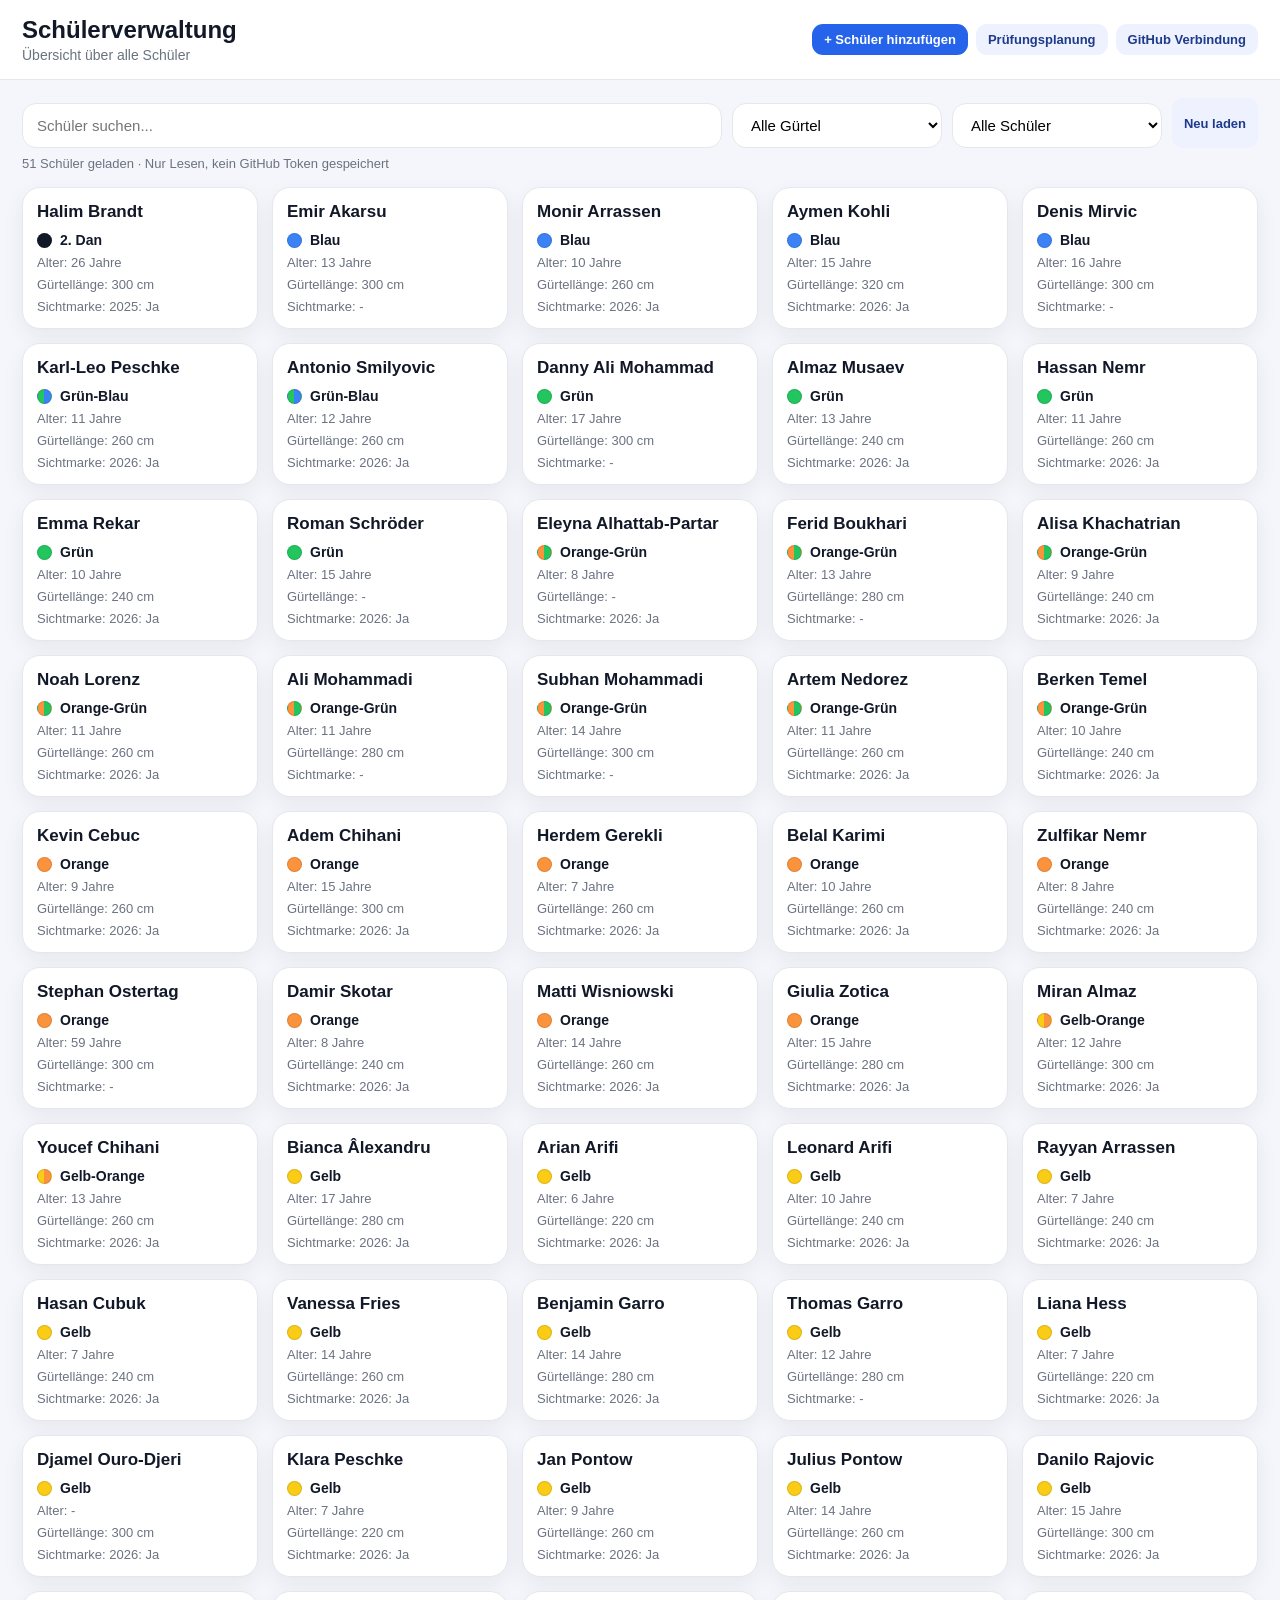
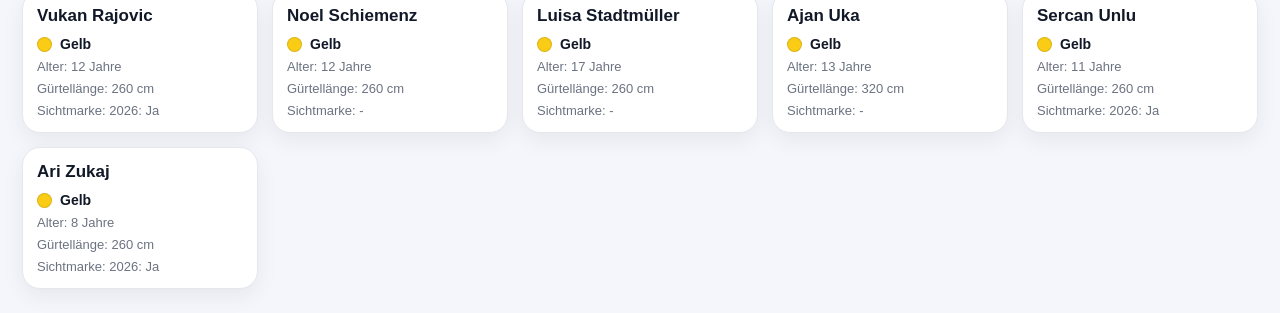
<file: index.html>
<!DOCTYPE html>
<html lang="de">
<head>
  <meta charset="UTF-8">
  <meta name="viewport" content="width=device-width, initial-scale=1.0">
  <title>Schülerverwaltung</title>
  <link rel="stylesheet" href="style.css">
</head>
<body>

<header class="header">
  <div>
    <h1>Schülerverwaltung</h1>
    <p>Übersicht über alle Schüler</p>
  </div>

  <div class="header-actions">
    <button class="primary-btn" onclick="openAddStudent()">+ Schüler hinzufügen</button>
    <a class="button-link secondary-btn" href="pruefungsplanung.html">Prüfungsplanung</a>
    <button class="secondary-btn" onclick="openSettings()">GitHub Verbindung</button>
  </div>
</header>

<section class="toolbar">
  <input id="searchInput" type="search" placeholder="Schüler suchen...">

  <select id="beltFilter">
    <option value="">Alle Gürtel</option>
    <option value="Weiß">Weiß</option>
    <option value="Gelb">Gelb</option>
    <option value="Gelb-Orange">Gelb-Orange</option>
    <option value="Orange">Orange</option>
    <option value="Orange-Grün">Orange-Grün</option>
    <option value="Grün">Grün</option>
    <option value="Grün-Blau">Grün-Blau</option>
    <option value="Blau">Blau</option>
    <option value="Blau-Braun">Blau-Braun</option>
    <option value="Braun">Braun</option>
    <option value="Braun-Schwarz">Braun-Schwarz</option>
    <option value="Schwarz">Schwarz</option>
    <option value="1. Dan">1. Dan</option>
    <option value="2. Dan">2. Dan</option>
    <option value="3. Dan">3. Dan</option>
    <option value="4. Dan">4. Dan</option>
    <option value="5. Dan">5. Dan</option>
    <option value="6. Dan">6. Dan</option>
    <option value="7. Dan">7. Dan</option>
    <option value="8. Dan">8. Dan</option>
  </select>

  <select id="planningFilter">
    <option value="">Alle Schüler</option>
    <option value="planned">Nur Prüfungsplanung</option>
  </select>

  <button class="secondary-btn" onclick="loadStudents()">Neu laden</button>
</section>

<section class="status">
  <span id="statusText">Nicht verbunden</span>
</section>

<main>
  <div id="studentsList" class="students-grid"></div>
</main>

<div id="studentModal" class="modal hidden">
  <div class="modal-box">

    <div class="modal-header">
      <h2 id="studentModalTitle">Schüler</h2>
      <button class="close-btn" onclick="closeStudentModal()">×</button>
    </div>

    <form id="studentForm">
      <input type="hidden" id="studentId">

      <div class="two-columns">
        <label>
          Vorname
          <input id="firstName" type="text" required>
        </label>

        <label>
          Nachname
          <input id="lastName" type="text" required>
        </label>
      </div>

      <div class="two-columns">
        <label>
          Geburtstag
          <input id="birthday" type="date">
        </label>

        <label>
          Aktueller Gürtel
          <select id="belt">
            <option value="Weiß">Weiß</option>
            <option value="Gelb">Gelb</option>
            <option value="Gelb-Orange">Gelb-Orange</option>
            <option value="Orange">Orange</option>
            <option value="Orange-Grün">Orange-Grün</option>
            <option value="Grün">Grün</option>
            <option value="Grün-Blau">Grün-Blau</option>
            <option value="Blau">Blau</option>
            <option value="Blau-Braun">Blau-Braun</option>
            <option value="Braun">Braun</option>
            <option value="Braun-Schwarz">Braun-Schwarz</option>
            <option value="Schwarz">Schwarz</option>
            <option value="1. Dan">1. Dan</option>
            <option value="2. Dan">2. Dan</option>
            <option value="3. Dan">3. Dan</option>
            <option value="4. Dan">4. Dan</option>
            <option value="5. Dan">5. Dan</option>
            <option value="6. Dan">6. Dan</option>
            <option value="7. Dan">7. Dan</option>
            <option value="8. Dan">8. Dan</option>
          </select>
        </label>
      </div>

      <label>
        Gürtellänge
        <select id="beltSize">
          <option value="">Nicht angegeben</option>
          <option value="180 cm">180 cm</option>
          <option value="200 cm">200 cm</option>
          <option value="220 cm">220 cm</option>
          <option value="240 cm">240 cm</option>
          <option value="260 cm">260 cm</option>
          <option value="280 cm">280 cm</option>
          <option value="300 cm">300 cm</option>
          <option value="320 cm">320 cm</option>
          <option value="340 cm">340 cm</option>
        </select>
      </label>

      <label>
        Notizen
        <textarea id="notes" rows="2"></textarea>
      </label>

      <label class="checkbox-line">
        <input id="plannedExam" type="checkbox">
        Für nächste Prüfung einplanen
      </label>

      <div class="form-actions">
        <button class="primary-btn" type="submit">Speichern</button>
        <button class="secondary-btn" type="button" onclick="closeStudentModal()">Abbrechen</button>
        <button id="deleteStudentBtn" class="danger-btn hidden" type="button" onclick="deleteCurrentStudent()">Schüler löschen</button>
      </div>
    </form>

    <div id="detailsArea" class="history-area hidden">
      <hr>

      <div class="section-title">
        <h3>Jahressichtmarken</h3>
        <button class="secondary-btn" onclick="openStampForm()">+ Sichtmarke</button>
      </div>

      <div id="stampFormArea" class="exam-form hidden">
        <div class="two-columns">
          <label>
            Jahr
            <input id="stampYear" type="number" min="2000" max="2100" placeholder="2026">
          </label>

          <label>
            Vorhanden
            <select id="stampStatus">
              <option value="ja">Ja</option>
              <option value="nein">Nein</option>
            </select>
          </label>
        </div>

        <div class="form-actions">
          <button class="primary-btn" type="button" onclick="saveStamp()">Sichtmarke speichern</button>
          <button class="secondary-btn" type="button" onclick="closeStampForm()">Abbrechen</button>
        </div>
      </div>

      <div id="stampList" class="exam-list"></div>

      <hr>

      <div class="section-title">
        <h3>Gürtel / Prüfungsverlauf</h3>
        <button class="secondary-btn" onclick="openExamForm()">+ Eintrag hinzufügen</button>
      </div>

      <div id="examFormArea" class="exam-form hidden">
        <div class="two-columns">
          <label>
            Datum
            <input id="examDate" type="date">
          </label>

          <label>
            Erreichter Gürtel
            <select id="examBelt">
              <option value="Weiß">Weiß</option>
              <option value="Gelb">Gelb</option>
              <option value="Gelb-Orange">Gelb-Orange</option>
              <option value="Orange">Orange</option>
              <option value="Orange-Grün">Orange-Grün</option>
              <option value="Grün">Grün</option>
              <option value="Grün-Blau">Grün-Blau</option>
              <option value="Blau">Blau</option>
              <option value="Blau-Braun">Blau-Braun</option>
              <option value="Braun">Braun</option>
              <option value="Braun-Schwarz">Braun-Schwarz</option>
              <option value="Schwarz">Schwarz</option>
              <option value="1. Dan">1. Dan</option>
              <option value="2. Dan">2. Dan</option>
              <option value="3. Dan">3. Dan</option>
              <option value="4. Dan">4. Dan</option>
              <option value="5. Dan">5. Dan</option>
              <option value="6. Dan">6. Dan</option>
              <option value="7. Dan">7. Dan</option>
              <option value="8. Dan">8. Dan</option>
            </select>
          </label>
        </div>

        <label>
          Notiz
          <input id="examNote" type="text" placeholder="z. B. Prüfung bestanden">
        </label>

        <div class="form-actions">
          <button class="primary-btn" type="button" onclick="saveExam()">Eintrag speichern</button>
          <button class="secondary-btn" type="button" onclick="closeExamForm()">Abbrechen</button>
        </div>
      </div>

      <div id="examList" class="exam-list"></div>
    </div>

  </div>
</div>

<div id="settingsModal" class="modal hidden">
  <div class="modal-box small-modal">

    <div class="modal-header">
      <h2>GitHub Verbindung</h2>
      <button class="close-btn" onclick="closeSettings()">×</button>
    </div>

    <label>
      GitHub Benutzername
      <input id="ownerInput" type="text" placeholder="deinname">
    </label>

    <label>
      Repository Name
      <input id="repoInput" type="text" placeholder="repository-name">
    </label>

    <label>
      Branch
      <input id="branchInput" type="text" value="main">
    </label>

    <label>
      GitHub Token
      <input id="tokenInput" type="password" placeholder="github_pat_...">
    </label>

    <p class="hint">
      Der Token wird nur in diesem Browser gespeichert.
    </p>

    <div class="form-actions">
      <button class="primary-btn" onclick="saveSettings()">Verbindung speichern</button>
      <button class="secondary-btn" onclick="closeSettings()">Schließen</button>
    </div>

  </div>
</div>

<script src="script.js"></script>
</body>
</html>
</file>
<file: style.css>
* {
  box-sizing: border-box;
}

:root {
  --bg: #f4f6fb;
  --card: #ffffff;
  --text: #111827;
  --muted: #6b7280;
  --border: #e5e7eb;
  --primary: #2563eb;
  --primary-dark: #1d4ed8;
  --danger: #dc2626;
  --danger-light: #fee2e2;
  --shadow: 0 8px 22px rgba(15, 23, 42, 0.06);
}

body {
  margin: 0;
  font-family: Arial, Helvetica, sans-serif;
  background: var(--bg);
  color: var(--text);
}

.header {
  background: var(--card);
  border-bottom: 1px solid var(--border);
  padding: 16px 22px;
  display: flex;
  justify-content: space-between;
  gap: 14px;
  align-items: center;
  position: sticky;
  top: 0;
  z-index: 20;
}

.header h1 {
  margin: 0;
  font-size: 24px;
}

.header p {
  margin: 3px 0 0;
  color: var(--muted);
  font-size: 14px;
}

.header-actions {
  display: flex;
  gap: 8px;
  flex-wrap: wrap;
}

.toolbar {
  display: grid;
  grid-template-columns: 1fr 210px 210px auto;
  gap: 10px;
  padding: 18px 22px 8px;
}

.toolbar input,
.toolbar select {
  padding: 12px 14px;
  border: 1px solid var(--border);
  border-radius: 14px;
  font-size: 15px;
  background: white;
}

.status {
  padding: 0 22px 8px;
  color: var(--muted);
  font-size: 13px;
}

main {
  padding: 8px 22px 24px;
}

.students-grid {
  display: grid;
  grid-template-columns: repeat(auto-fill, minmax(220px, 1fr));
  gap: 14px;
}

.student-card {
  background: var(--card);
  border: 1px solid var(--border);
  border-radius: 18px;
  padding: 14px;
  box-shadow: var(--shadow);
  cursor: pointer;
  transition: 0.18s ease;
}

.student-card:hover {
  transform: translateY(-2px);
  border-color: #c7d2fe;
}

.student-name {
  font-size: 17px;
  font-weight: 800;
  margin-bottom: 10px;
}

.student-info {
  color: var(--muted);
  font-size: 13px;
  margin-top: 7px;
}

.belt-row {
  display: flex;
  align-items: center;
  gap: 8px;
  margin-bottom: 7px;
}

.center-belt {
  justify-content: center;
}

.belt-dot {
  width: 15px;
  height: 15px;
  border-radius: 999px;
  border: 1px solid rgba(0,0,0,0.12);
  flex: 0 0 auto;
}

.belt-text {
  font-weight: 700;
  font-size: 14px;
}

.planned-badge {
  display: inline-block;
  background: #dcfce7;
  color: #166534;
  border-radius: 999px;
  padding: 4px 8px;
  font-size: 11px;
  font-weight: 800;
  margin-top: 9px;
}

button,
.button-link {
  border: 0;
  border-radius: 11px;
  padding: 8px 12px;
  font-weight: 700;
  cursor: pointer;
  font-size: 13px;
  text-decoration: none;
  display: inline-flex;
  align-items: center;
  justify-content: center;
}

.primary-btn {
  background: var(--primary);
  color: white;
}

.primary-btn:hover {
  background: var(--primary-dark);
}

.secondary-btn {
  background: #eef2ff;
  color: #1e3a8a;
}

.danger-btn {
  background: var(--danger-light);
  color: var(--danger);
}

.close-btn {
  background: #f3f4f6;
  color: #111827;
  font-size: 18px;
  line-height: 1;
  padding: 7px 11px;
}

.modal {
  position: fixed;
  inset: 0;
  background: rgba(15, 23, 42, 0.58);
  z-index: 100;
  display: flex;
  justify-content: center;
  align-items: center;
  padding: 14px;
}

.hidden {
  display: none !important;
}

.modal-box {
  background: var(--card);
  width: min(820px, 100%);
  max-height: 92vh;
  overflow: auto;
  border-radius: 22px;
  padding: 16px;
  box-shadow: 0 25px 80px rgba(0,0,0,0.25);
}

.small-modal {
  width: min(520px, 100%);
}

.modal-header {
  display: flex;
  justify-content: space-between;
  align-items: center;
  gap: 12px;
  margin-bottom: 14px;
}

.modal-header h2 {
  margin: 0;
  font-size: 24px;
}

label {
  display: block;
  font-weight: 700;
  margin-bottom: 12px;
  font-size: 14px;
}

input,
textarea,
select {
  width: 100%;
  margin-top: 5px;
  padding: 10px 12px;
  border: 1px solid var(--border);
  border-radius: 12px;
  font-size: 14px;
  background: white;
}

textarea {
  resize: vertical;
  min-height: 52px;
  max-height: 110px;
}

.two-columns {
  display: grid;
  grid-template-columns: 1fr 1fr;
  gap: 12px;
}

.form-actions {
  display: flex;
  gap: 8px;
  flex-wrap: wrap;
  margin-top: 6px;
}

.checkbox-line {
  display: flex;
  align-items: center;
  gap: 8px;
  background: #f8fafc;
  border: 1px solid var(--border);
  padding: 10px 12px;
  border-radius: 12px;
}

.checkbox-line input {
  width: auto;
  margin: 0;
}

.history-area {
  margin-top: 10px;
}

hr {
  border: 0;
  border-top: 1px solid var(--border);
  margin: 18px 0;
}

.section-title {
  display: flex;
  justify-content: space-between;
  gap: 10px;
  align-items: center;
  margin-bottom: 10px;
}

.section-title h3 {
  font-size: 18px;
  margin: 0;
}

.exam-form {
  background: #f8fafc;
  border: 1px solid var(--border);
  border-radius: 14px;
  padding: 12px;
  margin-bottom: 12px;
}

.exam-list {
  display: grid;
  gap: 6px;
}

.exam-item {
  background: white;
  border: 1px solid var(--border);
  border-radius: 14px;
  padding: 9px 12px;
  display: flex;
  justify-content: space-between;
  gap: 10px;
  align-items: center;
}

.exam-main {
  display: flex;
  align-items: center;
  gap: 8px;
}

.exam-date {
  color: var(--muted);
  font-size: 13px;
  margin-top: 2px;
}

.exam-note {
  color: var(--muted);
  margin-top: 2px;
  font-size: 13px;
}

.hint {
  color: var(--muted);
  line-height: 1.4;
  font-size: 14px;
}

.empty-state {
  background: white;
  border: 1px dashed var(--border);
  border-radius: 16px;
  padding: 24px;
  color: var(--muted);
  text-align: center;
  grid-column: 1 / -1;
}

.table-page {
  padding: 8px 22px 32px;
}

.table-wrap {
  background: white;
  border: 1px solid var(--border);
  border-radius: 18px;
  box-shadow: var(--shadow);
  overflow: auto;
}

.planning-table {
  width: 100%;
  border-collapse: separate;
  border-spacing: 0;
  min-width: 1250px;
}

.planning-table th {
  background: #f8fafc;
  color: #111827;
  font-weight: 900;
  text-align: center;
  font-size: 14px;
  padding: 12px 10px;
  border-bottom: 1px solid var(--border);
}

.planning-table td {
  background: #ffffff;
  text-align: center;
  vertical-align: middle;
  padding: 10px;
  border-bottom: 1px solid var(--border);
  font-size: 14px;
}

.planning-table tr:hover td {
  background: #f8fafc;
}

.table-input,
.table-select {
  text-align: center;
  font-weight: 700;
  margin: 0;
}

.euro-input {
  width: 95px;
  min-width: 95px;
}

.table-actions {
  display: flex;
  gap: 8px;
  flex-wrap: wrap;
  padding: 16px 22px 8px;
}

.small-remove-btn {
  width: 30px;
  min-width: 30px;
  height: 30px;
  padding: 0;
  border-radius: 9px;
  font-size: 18px;
  line-height: 1;
}

.status-ok {
  background: #dcfce7;
  color: #166534;
  padding: 5px 10px;
  border-radius: 999px;
  font-size: 12px;
  font-weight: 800;
  display: inline-block;
}

.status-bad {
  background: #fee2e2;
  color: #991b1b;
  padding: 5px 10px;
  border-radius: 999px;
  font-size: 12px;
  font-weight: 800;
  display: inline-block;
}

.status-neutral {
  background: #eef2ff;
  color: #1e3a8a;
  padding: 5px 10px;
  border-radius: 999px;
  font-size: 12px;
  font-weight: 800;
  display: inline-block;
}

.belt-white { background: #ffffff; }
.belt-yellow { background: #facc15; }
.belt-orange { background: #fb923c; }
.belt-green { background: #22c55e; }
.belt-blue { background: #3b82f6; }
.belt-brown { background: #92400e; }
.belt-black { background: #111827; }

.belt-yellow-orange {
  background: linear-gradient(90deg, #facc15 50%, #fb923c 50%);
}

.belt-orange-green {
  background: linear-gradient(90deg, #fb923c 50%, #22c55e 50%);
}

.belt-green-blue {
  background: linear-gradient(90deg, #22c55e 50%, #3b82f6 50%);
}

.belt-blue-brown {
  background: linear-gradient(90deg, #3b82f6 50%, #92400e 50%);
}

.belt-brown-black {
  background: linear-gradient(90deg, #92400e 50%, #111827 50%);
}

@media print {
  .header,
  .toolbar,
  .status,
  .table-actions {
    display: none !important;
  }

  body {
    background: white;
  }

  .table-page {
    padding: 0;
  }

  .table-wrap {
    box-shadow: none;
    border: 0;
    overflow: visible;
  }

  .planning-table {
    min-width: 0;
  }

  .planning-table th,
  .planning-table td {
    font-size: 11px;
    padding: 5px;
  }
}

@media (max-width: 900px) {
  .toolbar {
    grid-template-columns: 1fr 1fr;
  }
}

@media (max-width: 720px) {
  .header {
    flex-direction: column;
    align-items: stretch;
    padding: 16px;
  }

  .header-actions {
    flex-direction: column;
  }

  .toolbar {
    grid-template-columns: 1fr;
    padding: 16px;
  }

  .status {
    padding: 0 16px 8px;
  }

  main {
    padding: 8px 16px 20px;
  }

  .students-grid {
    grid-template-columns: 1fr;
  }

  .two-columns {
    grid-template-columns: 1fr;
  }

  .section-title {
    flex-direction: column;
    align-items: stretch;
  }

  .exam-item {
    flex-direction: column;
    align-items: stretch;
  }

  button,
  .button-link {
    width: 100%;
  }

  .table-actions {
    padding: 16px;
  }

  .table-page {
    padding: 8px 16px 24px;
  }
}


/* BUTTON SAFETY FIX */
.table-actions,
.header-actions {
  position: relative;
  z-index: 50;
}

.table-actions button,
.header-actions button,
.button-link {
  pointer-events: auto;
}

.modal.hidden {
  pointer-events: none;
}
</file>
